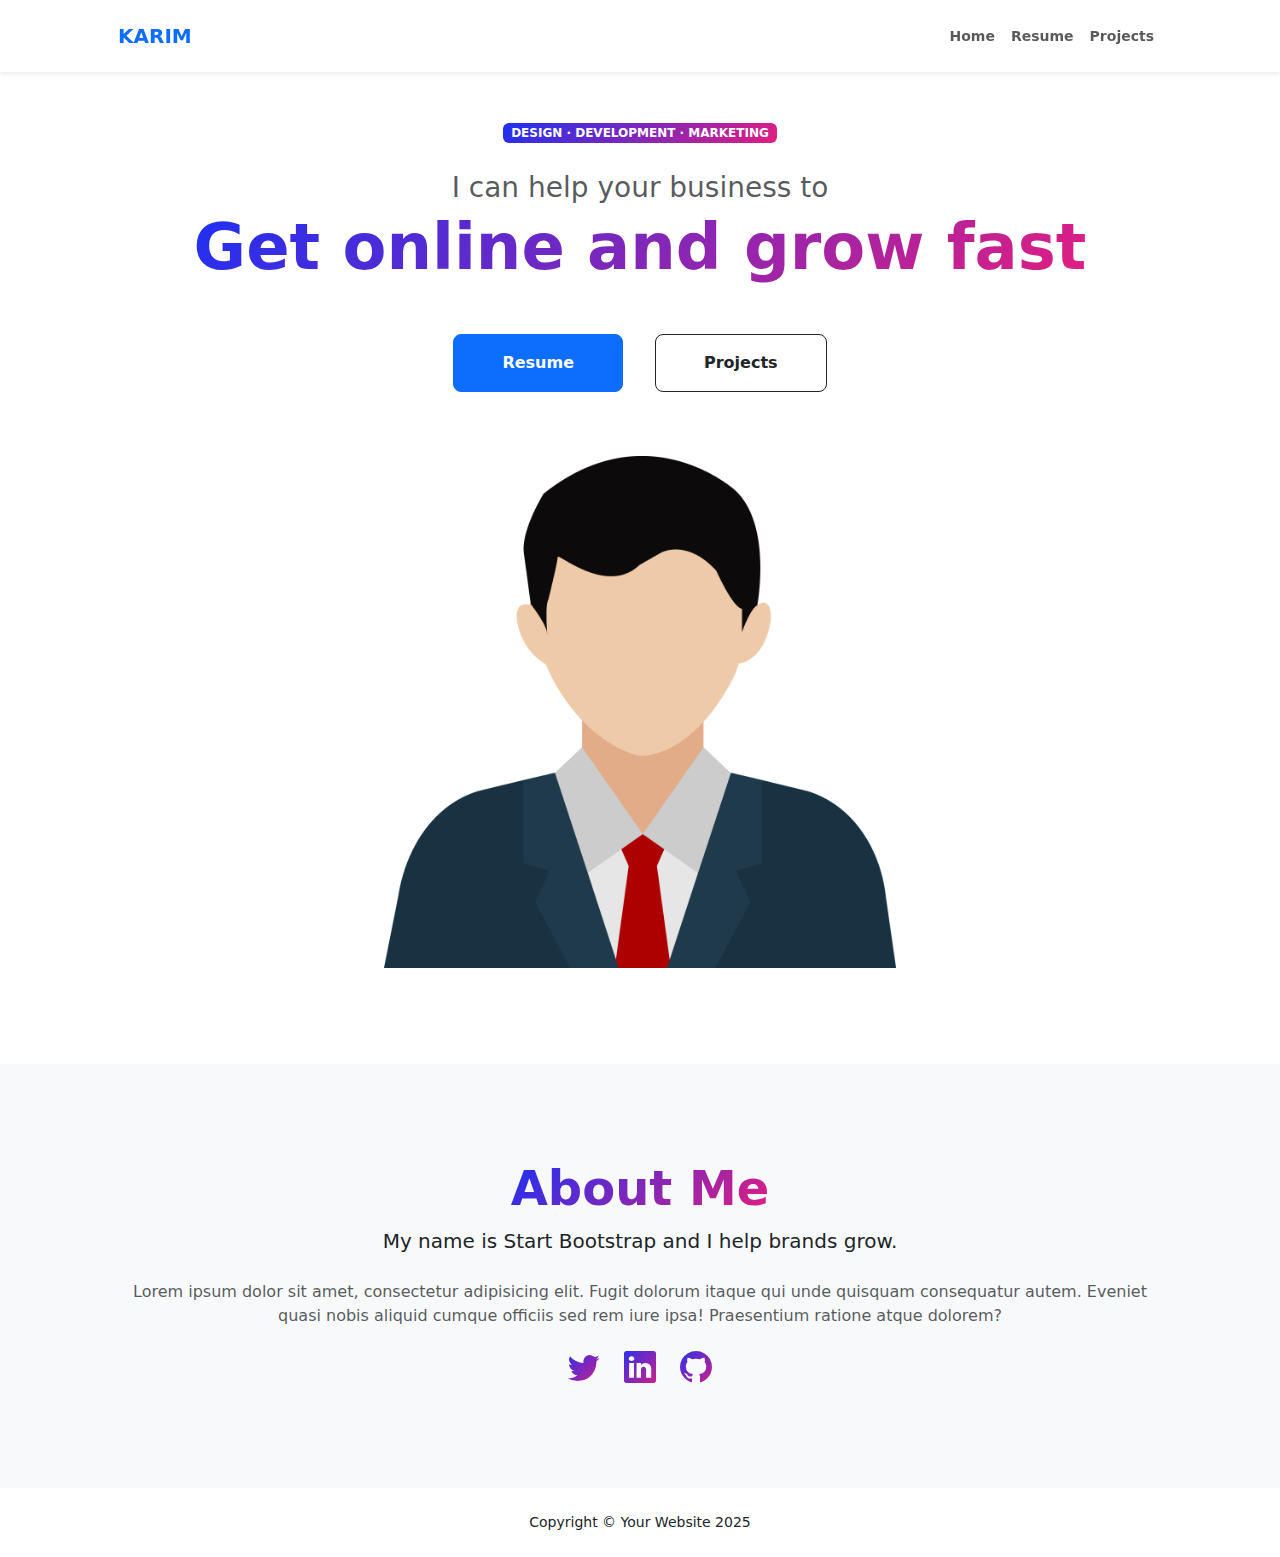
<file: index.html>
<!DOCTYPE html>
<html lang="en">
	<head>
		<meta charset="UTF-8" />
		<meta name="viewport" content="width=device-width, initial-scale=1.0" />
		<title>KARIM</title>
		<link
			href="https://cdn.jsdelivr.net/npm/bootstrap@5.3.3/dist/css/bootstrap.min.css"
			rel="stylesheet"
			integrity="sha384-QWTKZyjpPEjISv5WaRU9OFeRpok6YctnYmDr5pNlyT2bRjXh0JMhjY6hW+ALEwIH"
			crossorigin="anonymous"
		/>
		<link href="css/style.css" rel="stylesheet" />
		<link
			href="https://cdn.jsdelivr.net/npm/bootstrap-icons@1.8.1/font/bootstrap-icons.css"
			rel="stylesheet"
		/>
	</head>
	<body class="d-flex flex-column">
		<main>
			<!-- Navigation-->
			<nav
				class="navbar shadow-sm sticky-top navbar-expand-lg navbar-light bg-white py-3"
			>
				<div class="container px-5">
					<a class="navbar-brand" href="index.html"
						><span class="fw-bolder text-primary">KARIM</span></a
					>
					<button
						class="navbar-toggler"
						type="button"
						data-bs-toggle="collapse"
						data-bs-target="#navbarSupportedContent"
						aria-controls="navbarSupportedContent"
						aria-expanded="false"
						aria-label="Toggle navigation"
					>
						<span class="navbar-toggler-icon"></span>
					</button>
					<div class="collapse navbar-collapse" id="navbarSupportedContent">
						<ul class="navbar-nav ms-auto mb-2 mb-lg-0 small fw-bolder">
							<li class="nav-item">
								<a class="nav-link" href="index.html">Home</a>
							</li>
							<li class="nav-item">
								<a class="nav-link" href="resume.html">Resume</a>
							</li>
							<li class="nav-item">
								<a class="nav-link" href="projects.html">Projects</a>
							</li>
						</ul>
					</div>
				</div>
			</nav>

			<header class="py-5">
				<div class="container px-5 pb-5">
					<div class="row gx-5 align-items-center">
						<div class="col-xxl-5">
							<!-- Header text content-->
							<div class="text-center text-xxl-start">
								<div
									class="badge bg-gradient-primary-to-secondary text-white mb-4"
								>
									<div class="text-uppercase">
										Design &middot; Development &middot; Marketing
									</div>
								</div>
								<div class="fs-3 fw-light text-muted">
									I can help your business to
								</div>
								<h1 class="display-3 fw-bolder mb-5">
									<span class="text-gradient d-inline"
										>Get online and grow fast</span
									>
								</h1>
								<div
									class="d-grid gap-3 d-sm-flex justify-content-sm-center justify-content-xxl-start mb-3"
								>
									<a
										class="btn btn-primary btn-lg px-5 py-3 me-sm-3 fs-6 fw-bolder"
										href="resume.html"
										>Resume</a
									>
									<a
										class="btn btn-outline-dark btn-lg px-5 py-3 fs-6 fw-bolder"
										href="projects.html"
										>Projects</a
									>
								</div>
							</div>
						</div>
						<div class="col-xxl-7">
							<div class="d-flex justify-content-center mt-5 mt-xxl-0">
								<div class="profile">
									<img class="profile-img" src="assets/profile.png" alt="..." />
								</div>
							</div>
						</div>
					</div>
				</div>
			</header>

			<!-- About Section-->
			<section class="bg-light py-5">
				<div class="container px-5">
					<div class="row gx-5 justify-content-center">
						<div class="col-xxl-8">
							<div class="text-center my-5">
								<h2 class="display-5 fw-bolder">
									<span class="text-gradient d-inline">About Me</span>
								</h2>
								<p class="lead fw-light mb-4">
									My name is Start Bootstrap and I help brands grow.
								</p>
								<p class="text-muted">
									Lorem ipsum dolor sit amet, consectetur adipisicing elit.
									Fugit dolorum itaque qui unde quisquam consequatur autem.
									Eveniet quasi nobis aliquid cumque officiis sed rem iure ipsa!
									Praesentium ratione atque dolorem?
								</p>
								<div class="d-flex justify-content-center fs-2 gap-4">
									<a class="text-gradient" href="#!"
										><i class="bi bi-twitter"></i
									></a>
									<a class="text-gradient" href="#!"
										><i class="bi bi-linkedin"></i
									></a>
									<a class="text-gradient" href="#!"
										><i class="bi bi-github"></i
									></a>
								</div>
							</div>
						</div>
					</div>
				</div>
			</section>
		</main>
		<!-- Footer-->
		<footer class="bg-white py-4 mt-auto">
			<div class="container px-5">
				<div
					class="row align-items-center justify-content-center flex-column flex-sm-row"
				>
					<div class="col-auto">
						<div class="small m-0">Copyright &copy; Your Website 2025</div>
					</div>
				</div>
			</div>
		</footer>

		<script
			src="https://cdn.jsdelivr.net/npm/bootstrap@5.3.3/dist/js/bootstrap.bundle.min.js"
			integrity="sha384-YvpcrYf0tY3lHB60NNkmXc5s9fDVZLESaAA55NDzOxhy9GkcIdslK1eN7N6jIeHz"
			crossorigin="anonymous"
		></script>
	</body>
</html>
</file>
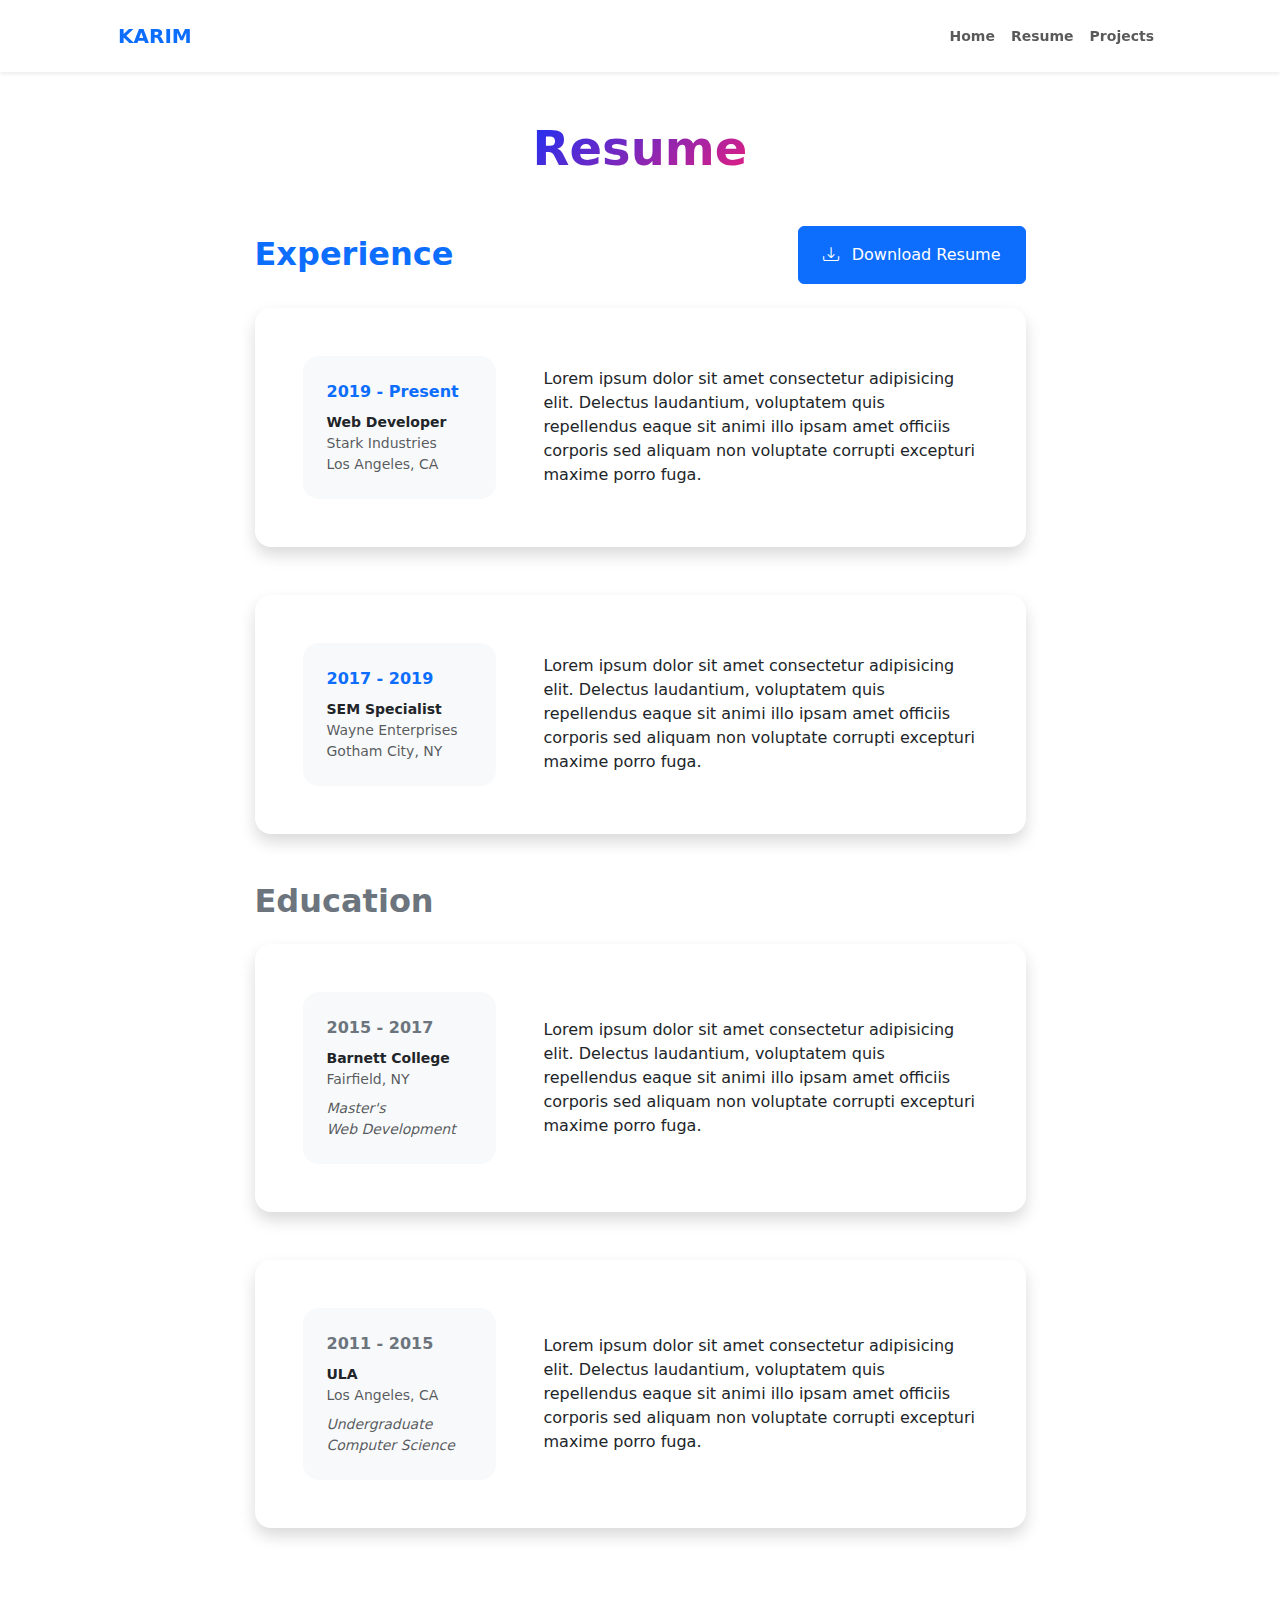
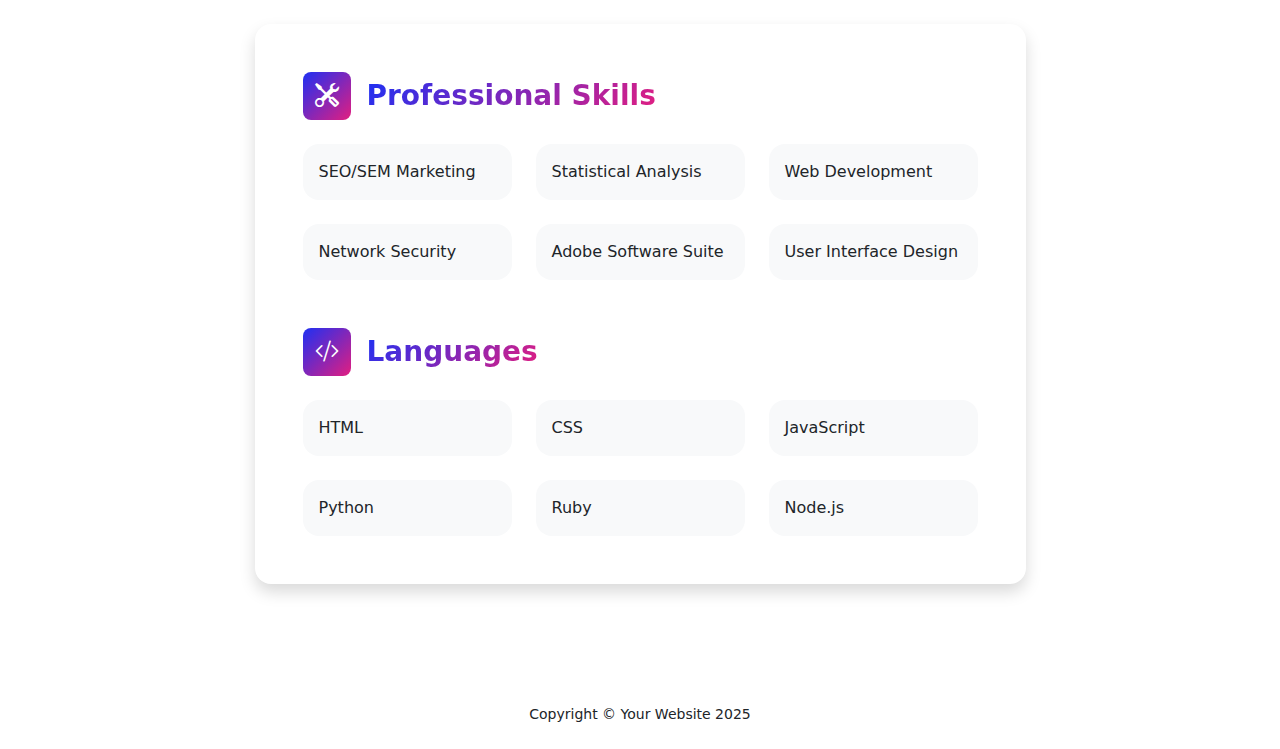
<file: resume.html>
<!DOCTYPE html>
<html lang="en">
	<head>
		<meta charset="UTF-8" />
		<meta name="viewport" content="width=device-width, initial-scale=1.0" />
		<title>KARIM</title>
		<link
			href="https://cdn.jsdelivr.net/npm/bootstrap@5.3.3/dist/css/bootstrap.min.css"
			rel="stylesheet"
			integrity="sha384-QWTKZyjpPEjISv5WaRU9OFeRpok6YctnYmDr5pNlyT2bRjXh0JMhjY6hW+ALEwIH"
			crossorigin="anonymous"
		/>
		<link href="css/style.css" rel="stylesheet" />
		<link
			href="https://cdn.jsdelivr.net/npm/bootstrap-icons@1.8.1/font/bootstrap-icons.css"
			rel="stylesheet"
		/>
	</head>
	<body class="d-flex flex-column">
		<main>
			<!-- Navigation-->
			<nav
				class="navbar shadow-sm sticky-top navbar-expand-lg navbar-light bg-white py-3"
			>
				<div class="container px-5">
					<a class="navbar-brand" href="index.html"
						><span class="fw-bolder text-primary">KARIM</span></a
					>
					<button
						class="navbar-toggler"
						type="button"
						data-bs-toggle="collapse"
						data-bs-target="#navbarSupportedContent"
						aria-controls="navbarSupportedContent"
						aria-expanded="false"
						aria-label="Toggle navigation"
					>
						<span class="navbar-toggler-icon"></span>
					</button>
					<div class="collapse navbar-collapse" id="navbarSupportedContent">
						<ul class="navbar-nav ms-auto mb-2 mb-lg-0 small fw-bolder">
							<li class="nav-item">
								<a class="nav-link" href="index.html">Home</a>
							</li>
							<li class="nav-item">
								<a class="nav-link" href="resume.html">Resume</a>
							</li>
							<li class="nav-item">
								<a class="nav-link" href="projects.html">Projects</a>
							</li>
						</ul>
					</div>
				</div>
			</nav>

			<div class="container px-5 my-5">
				<div class="text-center mb-5">
					<h1 class="display-5 fw-bolder mb-0">
						<span class="text-gradient d-inline">Resume</span>
					</h1>
				</div>
				<div class="row gx-5 justify-content-center">
					<div class="col-lg-11 col-xl-9 col-xxl-8">
						<!-- Experience Section-->
						<section>
							<div
								class="d-flex align-items-center justify-content-between mb-4"
							>
								<h2 class="text-primary fw-bolder mb-0">Experience</h2>
								<a class="btn btn-primary px-4 py-3" href="#!">
									<div class="d-inline-block bi bi-download me-2"></div>
									Download Resume
								</a>
							</div>

							<!-- Experience Card 1-->
							<div class="card shadow border-0 rounded-4 mb-5">
								<div class="card-body p-5">
									<div class="row align-items-center gx-5">
										<div class="col text-center text-lg-start mb-4 mb-lg-0">
											<div class="bg-light p-4 rounded-4">
												<div class="text-primary fw-bolder mb-2">
													2019 - Present
												</div>
												<div class="small fw-bolder">Web Developer</div>
												<div class="small text-muted">Stark Industries</div>
												<div class="small text-muted">Los Angeles, CA</div>
											</div>
										</div>
										<div class="col-lg-8">
											<div>
												Lorem ipsum dolor sit amet consectetur adipisicing elit.
												Delectus laudantium, voluptatem quis repellendus eaque
												sit animi illo ipsam amet officiis corporis sed aliquam
												non voluptate corrupti excepturi maxime porro fuga.
											</div>
										</div>
									</div>
								</div>
							</div>

							<!-- Experience Card 2-->
							<div class="card shadow border-0 rounded-4 mb-5">
								<div class="card-body p-5">
									<div class="row align-items-center gx-5">
										<div class="col text-center text-lg-start mb-4 mb-lg-0">
											<div class="bg-light p-4 rounded-4">
												<div class="text-primary fw-bolder mb-2">
													2017 - 2019
												</div>
												<div class="small fw-bolder">SEM Specialist</div>
												<div class="small text-muted">Wayne Enterprises</div>
												<div class="small text-muted">Gotham City, NY</div>
											</div>
										</div>
										<div class="col-lg-8">
											<div>
												Lorem ipsum dolor sit amet consectetur adipisicing elit.
												Delectus laudantium, voluptatem quis repellendus eaque
												sit animi illo ipsam amet officiis corporis sed aliquam
												non voluptate corrupti excepturi maxime porro fuga.
											</div>
										</div>
									</div>
								</div>
							</div>
						</section>
						<!-- Education Section-->
						<section>
							<h2 class="text-secondary fw-bolder mb-4">Education</h2>
							<!-- Education Card 1-->

							<div class="card shadow border-0 rounded-4 mb-5">
								<div class="card-body p-5">
									<div class="row align-items-center gx-5">
										<div class="col text-center text-lg-start mb-4 mb-lg-0">
											<div class="bg-light p-4 rounded-4">
												<div class="text-secondary fw-bolder mb-2">
													2015 - 2017
												</div>
												<div class="mb-2">
													<div class="small fw-bolder">Barnett College</div>
													<div class="small text-muted">Fairfield, NY</div>
												</div>
												<div class="fst-italic">
													<div class="small text-muted">Master's</div>
													<div class="small text-muted">Web Development</div>
												</div>
											</div>
										</div>
										<div class="col-lg-8">
											<div>
												Lorem ipsum dolor sit amet consectetur adipisicing elit.
												Delectus laudantium, voluptatem quis repellendus eaque
												sit animi illo ipsam amet officiis corporis sed aliquam
												non voluptate corrupti excepturi maxime porro fuga.
											</div>
										</div>
									</div>
								</div>
							</div>

							<!-- Education Card 2-->
							<div class="card shadow border-0 rounded-4 mb-5">
								<div class="card-body p-5">
									<div class="row align-items-center gx-5">
										<div class="col text-center text-lg-start mb-4 mb-lg-0">
											<div class="bg-light p-4 rounded-4">
												<div class="text-secondary fw-bolder mb-2">
													2011 - 2015
												</div>
												<div class="mb-2">
													<div class="small fw-bolder">ULA</div>
													<div class="small text-muted">Los Angeles, CA</div>
												</div>
												<div class="fst-italic">
													<div class="small text-muted">Undergraduate</div>
													<div class="small text-muted">Computer Science</div>
												</div>
											</div>
										</div>
										<div class="col-lg-8">
											<div>
												Lorem ipsum dolor sit amet consectetur adipisicing elit.
												Delectus laudantium, voluptatem quis repellendus eaque
												sit animi illo ipsam amet officiis corporis sed aliquam
												non voluptate corrupti excepturi maxime porro fuga.
											</div>
										</div>
									</div>
								</div>
							</div>
						</section>
						<!-- Divider-->
						<div class="pb-5"></div>
						<!-- Skills Section-->
						<section>
							<!-- Skillset Card-->
							<div class="card shadow border-0 rounded-4 mb-5">
								<div class="card-body p-5">
									<!-- Professional skills list-->
									<div class="mb-5">
										<div class="d-flex align-items-center mb-4">
											<div
												class="feature bg-primary bg-gradient-primary-to-secondary text-white rounded-3 me-3"
											>
												<i class="bi bi-tools"></i>
											</div>
											<h3 class="fw-bolder mb-0">
												<span class="text-gradient d-inline"
													>Professional Skills</span
												>
											</h3>
										</div>
										<div class="row row-cols-1 row-cols-md-3 mb-4">
											<div class="col mb-4 mb-md-0">
												<div
													class="d-flex align-items-center bg-light rounded-4 p-3 h-100"
												>
													SEO/SEM Marketing
												</div>
											</div>
											<div class="col mb-4 mb-md-0">
												<div
													class="d-flex align-items-center bg-light rounded-4 p-3 h-100"
												>
													Statistical Analysis
												</div>
											</div>
											<div class="col">
												<div
													class="d-flex align-items-center bg-light rounded-4 p-3 h-100"
												>
													Web Development
												</div>
											</div>
										</div>
										<div class="row row-cols-1 row-cols-md-3">
											<div class="col mb-4 mb-md-0">
												<div
													class="d-flex align-items-center bg-light rounded-4 p-3 h-100"
												>
													Network Security
												</div>
											</div>
											<div class="col mb-4 mb-md-0">
												<div
													class="d-flex align-items-center bg-light rounded-4 p-3 h-100"
												>
													Adobe Software Suite
												</div>
											</div>
											<div class="col">
												<div
													class="d-flex align-items-center bg-light rounded-4 p-3 h-100"
												>
													User Interface Design
												</div>
											</div>
										</div>
									</div>
									<!-- Languages list-->
									<div class="mb-0">
										<div class="d-flex align-items-center mb-4">
											<div
												class="feature bg-primary bg-gradient-primary-to-secondary text-white rounded-3 me-3"
											>
												<i class="bi bi-code-slash"></i>
											</div>
											<h3 class="fw-bolder mb-0">
												<span class="text-gradient d-inline">Languages</span>
											</h3>
										</div>
										<div class="row row-cols-1 row-cols-md-3 mb-4">
											<div class="col mb-4 mb-md-0">
												<div
													class="d-flex align-items-center bg-light rounded-4 p-3 h-100"
												>
													HTML
												</div>
											</div>
											<div class="col mb-4 mb-md-0">
												<div
													class="d-flex align-items-center bg-light rounded-4 p-3 h-100"
												>
													CSS
												</div>
											</div>
											<div class="col">
												<div
													class="d-flex align-items-center bg-light rounded-4 p-3 h-100"
												>
													JavaScript
												</div>
											</div>
										</div>
										<div class="row row-cols-1 row-cols-md-3">
											<div class="col mb-4 mb-md-0">
												<div
													class="d-flex align-items-center bg-light rounded-4 p-3 h-100"
												>
													Python
												</div>
											</div>
											<div class="col mb-4 mb-md-0">
												<div
													class="d-flex align-items-center bg-light rounded-4 p-3 h-100"
												>
													Ruby
												</div>
											</div>
											<div class="col">
												<div
													class="d-flex align-items-center bg-light rounded-4 p-3 h-100"
												>
													Node.js
												</div>
											</div>
										</div>
									</div>
								</div>
							</div>
						</section>
					</div>
				</div>
			</div>
		</main>
		<!-- Footer-->
		<footer class="bg-white py-4 mt-auto">
			<div class="container px-5">
				<div
					class="row align-items-center justify-content-center flex-column flex-sm-row"
				>
					<div class="col-auto">
						<div class="small m-0">Copyright &copy; Your Website 2025</div>
					</div>
				</div>
			</div>
		</footer>

		<script
			src="https://cdn.jsdelivr.net/npm/bootstrap@5.3.3/dist/js/bootstrap.bundle.min.js"
			integrity="sha384-YvpcrYf0tY3lHB60NNkmXc5s9fDVZLESaAA55NDzOxhy9GkcIdslK1eN7N6jIeHz"
			crossorigin="anonymous"
		></script>
	</body>
</html>
</file>
<file: css/style.css>
/* Custom CSS*/
body,
html {
	height: 100%;
}
.bg-gradient-primary-to-secondary {
	background: #1e30f3;
	background: linear-gradient(135deg, #1e30f3 0%, #e21e80 100%);
}

.text-gradient {
	background: -webkit-linear-gradient(315deg, #1e30f3 0%, #e21e80 100%);
	-webkit-background-clip: text;
	-webkit-text-fill-color: transparent;
}
.rounded-4 {
	border-radius: 1rem !important;
}
.feature {
	display: inline-flex;
	align-items: center;
	justify-content: center;
	height: 3rem;
	width: 3rem;
	font-size: 1.5rem;
}
.profile {
	position: relative;
	height: 75vw;
	width: 75vw;
	margin-top: 5vw;
	max-height: 40rem;
	max-width: 40rem;
}
.profile .profile-img {
	height: 80vw;
	max-height: 45rem;
	position: absolute;
	bottom: 0;
	left: 50%;
	transform: translateX(-50%);
}
@media (min-width: 576px) {
	.profile {
		height: 60vw;
		width: 60vw;
	}
	.profile .profile-img {
		height: 65vw;
	}
}
@media (min-width: 768px) {
	.profile {
		height: 50vw;
		width: 50vw;
	}
	.profile .profile-img {
		height: 55vw;
	}
}
@media (min-width: 992px) {
	.profile {
		height: 40vw;
		width: 40vw;
	}
	.profile .profile-img {
		height: 45vw;
	}
}
@media (min-width: 1200px) {
	.profile {
		height: 35vw;
		width: 35vw;
	}
	.profile .profile-img {
		height: 40vw;
	}
}

#loading-div {
	display: flex;
	justify-content: center;
	align-items: center;
	text-align: center;
	min-height: 70vh;
	overflow: hidden;
}

#loading-spinner {
	width: 60px;
	height: 60px;
	position: relative;
	border: 3px solid #f3f3f3;
	border-radius: 50%;
	border-top-color: #1e30f3;
	animation: spin 1s linear infinite;
}

@keyframes spin {
	0% {
		transform: rotate(0deg);
	}
	100% {
		transform: rotate(360deg);
	}
}
</file>
